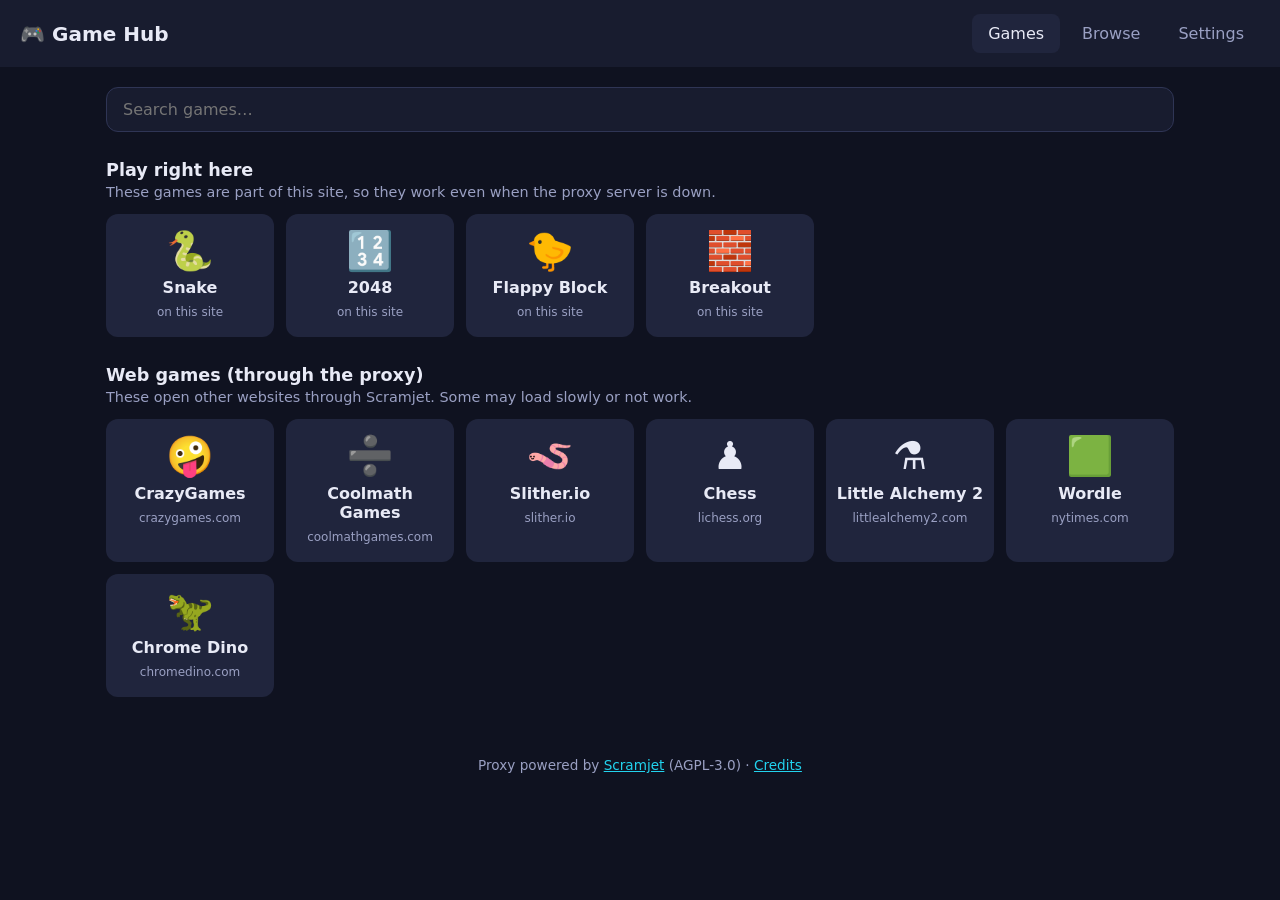
<file: index.html>
<!doctype html>
<html lang="en">
	<head>
		<meta charset="UTF-8" />
		<meta name="viewport" content="width=device-width, initial-scale=1.0" />
		<title>Game Hub</title>
		<!-- keeps search engines from listing the site -->
		<meta name="robots" content="noindex" />
		<link rel="icon" href="data:image/svg+xml,<svg xmlns='http://www.w3.org/2000/svg' viewBox='0 0 100 100'><text y='.9em' font-size='90'>🎮</text></svg>" />
		<link rel="stylesheet" href="css/style.css" />
	</head>
	<body>
		<header class="top">
			<a class="brand" href="./">🎮 Game Hub</a>
			<nav>
				<button class="tab active" data-tab="games">Games</button>
				<button class="tab" data-tab="browse">Browse</button>
				<button class="tab" data-tab="settings">Settings</button>
			</nav>
		</header>

		<main>
			<section id="tab-games" class="panel active">
				<input id="game-search" class="search" type="search" placeholder="Search games…" autocomplete="off" />
				<h2>Play right here</h2>
				<p class="hint">These games are part of this site, so they work even when the proxy server is down.</p>
				<div id="local-games" class="grid"></div>
				<h2>Web games (through the proxy)</h2>
				<p class="hint">These open other websites through Scramjet. Some may load slowly or not work.</p>
				<div id="web-games" class="grid"></div>
			</section>

			<section id="tab-browse" class="panel">
				<form id="browse-form" class="browse">
					<input id="browse-input" class="search" type="text" placeholder="Type a website or search" autocomplete="off" />
					<button type="submit">Go</button>
				</form>
				<p class="hint">Pages open through Scramjet v2, using the server set in Settings.</p>
			</section>

			<section id="tab-settings" class="panel">
				<form id="settings-form" class="settings">
					<label>
						Wisp server
						<input name="wisp" type="text" spellcheck="false" />
						<small>Must start with wss:// (or ws:// for testing). The default is a public demo server and is rate limited.</small>
					</label>
					<label>
						Transport
						<select name="transport">
							<option value="libcurl">libcurl (default)</option>
							<option value="epoxy">epoxy</option>
						</select>
					</label>
					<label>
						Search engine
						<input name="searchEngine" type="text" spellcheck="false" />
						<small>%s is replaced by what you type.</small>
					</label>
					<div class="row">
						<button type="submit">Save</button>
						<button type="button" id="settings-reset" class="secondary">Reset</button>
					</div>
					<p id="settings-status" class="hint"></p>
				</form>
			</section>
		</main>

		<div id="viewer" class="viewer" hidden>
			<div class="toolbar">
				<button id="v-close" title="Close">✕</button>
				<button id="v-back" title="Back">←</button>
				<button id="v-forward" title="Forward">→</button>
				<button id="v-reload" title="Reload">⟳</button>
				<span id="v-url" class="url"></span>
				<button id="v-full" title="Full screen">⛶</button>
			</div>
			<div class="frame-wrap">
				<iframe id="v-frame" allow="fullscreen; autoplay; gamepad; clipboard-write"></iframe>
				<div id="v-status" class="status" hidden></div>
			</div>
		</div>

		<footer>
			Proxy powered by <a href="https://github.com/MercuryWorkshop/scramjet" target="_blank" rel="noopener">Scramjet</a> (AGPL-3.0) ·
			<a href="credits.html">Credits</a>
		</footer>

		<script src="js/proxy.js"></script>
		<script src="js/games.js"></script>
		<script src="js/app.js"></script>
	</body>
</html>
</file>
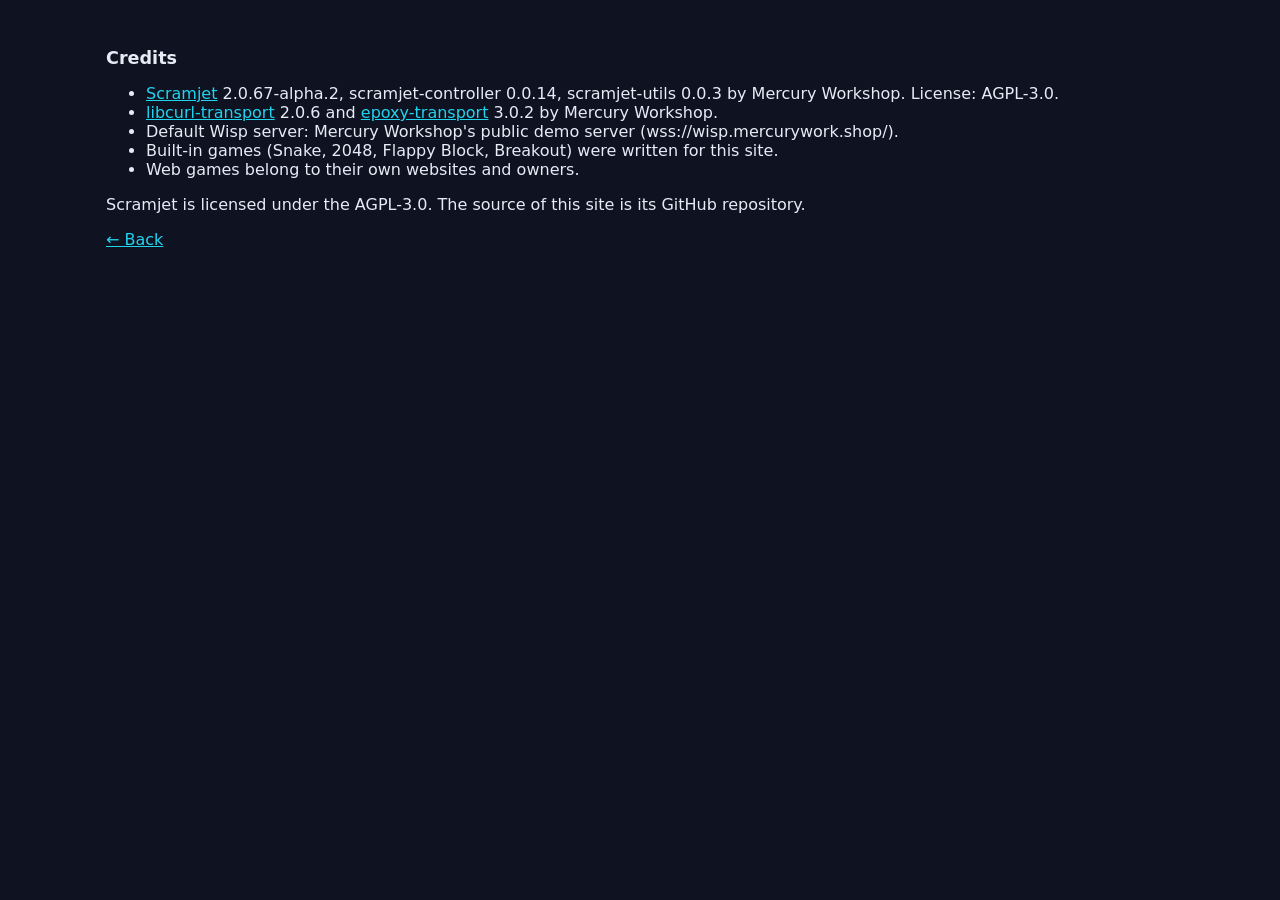
<file: credits.html>
<!doctype html>
<html lang="en">
	<head>
		<meta charset="UTF-8" />
		<meta name="viewport" content="width=device-width, initial-scale=1.0" />
		<title>Credits</title>
		<meta name="robots" content="noindex" />
		<link rel="stylesheet" href="css/style.css" />
	</head>
	<body>
		<main>
			<h2>Credits</h2>
			<ul>
				<li>
					<a href="https://github.com/MercuryWorkshop/scramjet">Scramjet</a> 2.0.67-alpha.2,
					scramjet-controller 0.0.14, scramjet-utils 0.0.3 by Mercury Workshop. License: AGPL-3.0.
				</li>
				<li>
					<a href="https://github.com/MercuryWorkshop/libcurl-transport">libcurl-transport</a> 2.0.6 and
					<a href="https://github.com/MercuryWorkshop/epoxy-transport">epoxy-transport</a> 3.0.2 by Mercury Workshop.
				</li>
				<li>Default Wisp server: Mercury Workshop's public demo server (wss://wisp.mercurywork.shop/).</li>
				<li>Built-in games (Snake, 2048, Flappy Block, Breakout) were written for this site.</li>
				<li>Web games belong to their own websites and owners.</li>
			</ul>
			<p>Scramjet is licensed under the AGPL-3.0. The source of this site is its GitHub repository.</p>
			<p><a href="./">← Back</a></p>
		</main>
	</body>
</html>
</file>
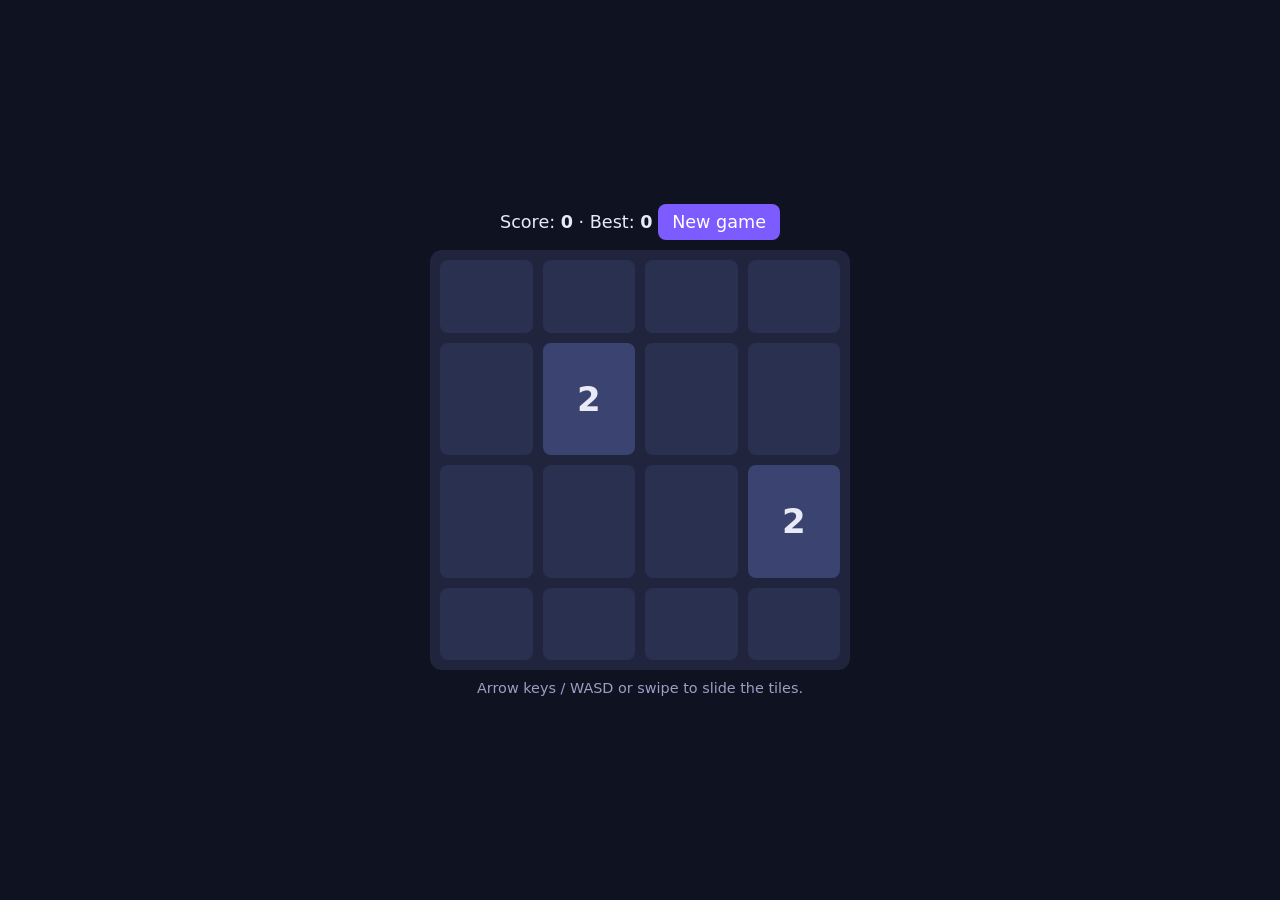
<file: games/2048.html>
<!doctype html>
<html lang="en">
	<head>
		<meta charset="UTF-8" />
		<meta name="viewport" content="width=device-width, initial-scale=1.0" />
		<title>2048</title>
		<link rel="stylesheet" href="game.css" />
		<style>
			.board {
				display: grid;
				grid-template-columns: repeat(4, 1fr);
				gap: 10px;
				padding: 10px;
				width: min(90vw, 420px);
				aspect-ratio: 1;
				background: #20253d;
				border-radius: 12px;
				box-sizing: border-box;
				touch-action: none;
			}
			.cell {
				display: flex;
				align-items: center;
				justify-content: center;
				border-radius: 8px;
				background: #2a3050;
				font-weight: 800;
				font-size: clamp(18px, 6vw, 34px);
			}
			button {
				font: inherit;
				border: 0;
				border-radius: 8px;
				padding: 8px 14px;
				background: #7c5cff;
				color: #fff;
				cursor: pointer;
			}
		</style>
	</head>
	<body>
		<div class="hud">Score: <b id="score">0</b> · Best: <b id="best">0</b> <button id="new">New game</button></div>
		<div class="board" id="board"></div>
		<p class="help" id="msg">Arrow keys / WASD or swipe to slide the tiles.</p>
		<script>
			const COLORS = {
				2: "#3b4370", 4: "#45508a", 8: "#f08c4a", 16: "#f57345", 32: "#f65c4b",
				64: "#f63e2f", 128: "#e8c95c", 256: "#e8c54a", 512: "#e8c13a",
				1024: "#e6bc2b", 2048: "#e6b81b",
			};
			const boardEl = document.getElementById("board");
			let grid, score;
			let best = +(localStorage.getItem("2048-best") || 0);
			document.getElementById("best").textContent = best;

			for (let i = 0; i < 16; i++) {
				const d = document.createElement("div");
				d.className = "cell";
				boardEl.appendChild(d);
			}

			function newGame() {
				grid = Array(16).fill(0);
				score = 0;
				addTile();
				addTile();
				render("Arrow keys / WASD or swipe to slide the tiles.");
			}

			function addTile() {
				const empty = grid.map((v, i) => (v ? -1 : i)).filter((i) => i >= 0);
				if (!empty.length) return;
				grid[empty[Math.floor(Math.random() * empty.length)]] = Math.random() < 0.9 ? 2 : 4;
			}

			function render(message) {
				[...boardEl.children].forEach((el, i) => {
					const v = grid[i];
					el.textContent = v || "";
					el.style.background = v ? COLORS[v] || "#3c3a32" : "#2a3050";
				});
				document.getElementById("score").textContent = score;
				if (score > best) {
					best = score;
					localStorage.setItem("2048-best", best);
					document.getElementById("best").textContent = best;
				}
				if (message) document.getElementById("msg").textContent = message;
			}

			// Slides one row to the left and merges equal neighbors.
			function slideRow(row) {
				const nums = row.filter((v) => v);
				for (let i = 0; i < nums.length - 1; i++) {
					if (nums[i] === nums[i + 1]) {
						nums[i] *= 2;
						score += nums[i];
						nums.splice(i + 1, 1);
					}
				}
				while (nums.length < 4) nums.push(0);
				return nums;
			}

			// dir: 0 left, 1 right, 2 up, 3 down
			function move(dir) {
				const before = grid.join();
				for (let r = 0; r < 4; r++) {
					const idx = [0, 1, 2, 3].map((k) => (dir < 2 ? r * 4 + k : k * 4 + r));
					if (dir === 1 || dir === 3) idx.reverse();
					const out = slideRow(idx.map((i) => grid[i]));
					idx.forEach((i, k) => (grid[i] = out[k]));
				}
				if (grid.join() === before) return;
				addTile();
				let message = null;
				if (grid.includes(2048)) message = "You made 2048! Keep going.";
				if (!canMove()) message = "No moves left. Press New game.";
				render(message);
			}

			function canMove() {
				for (let i = 0; i < 16; i++) {
					if (!grid[i]) return true;
					if (i % 4 < 3 && grid[i] === grid[i + 1]) return true;
					if (i < 12 && grid[i] === grid[i + 4]) return true;
				}
				return false;
			}

			addEventListener("keydown", (e) => {
				const map = { arrowleft: 0, a: 0, arrowright: 1, d: 1, arrowup: 2, w: 2, arrowdown: 3, s: 3 };
				const dir = map[e.key.toLowerCase()];
				if (dir === undefined) return;
				e.preventDefault();
				move(dir);
			});

			let touch = null;
			boardEl.addEventListener("touchstart", (e) => (touch = e.touches[0]), { passive: true });
			boardEl.addEventListener("touchend", (e) => {
				if (!touch) return;
				const t = e.changedTouches[0];
				const dx = t.clientX - touch.clientX;
				const dy = t.clientY - touch.clientY;
				if (Math.max(Math.abs(dx), Math.abs(dy)) > 25) {
					if (Math.abs(dx) > Math.abs(dy)) move(dx < 0 ? 0 : 1);
					else move(dy < 0 ? 2 : 3);
				}
				touch = null;
			});
			document.getElementById("new").addEventListener("click", newGame);

			newGame();
		</script>
	</body>
</html>
</file>
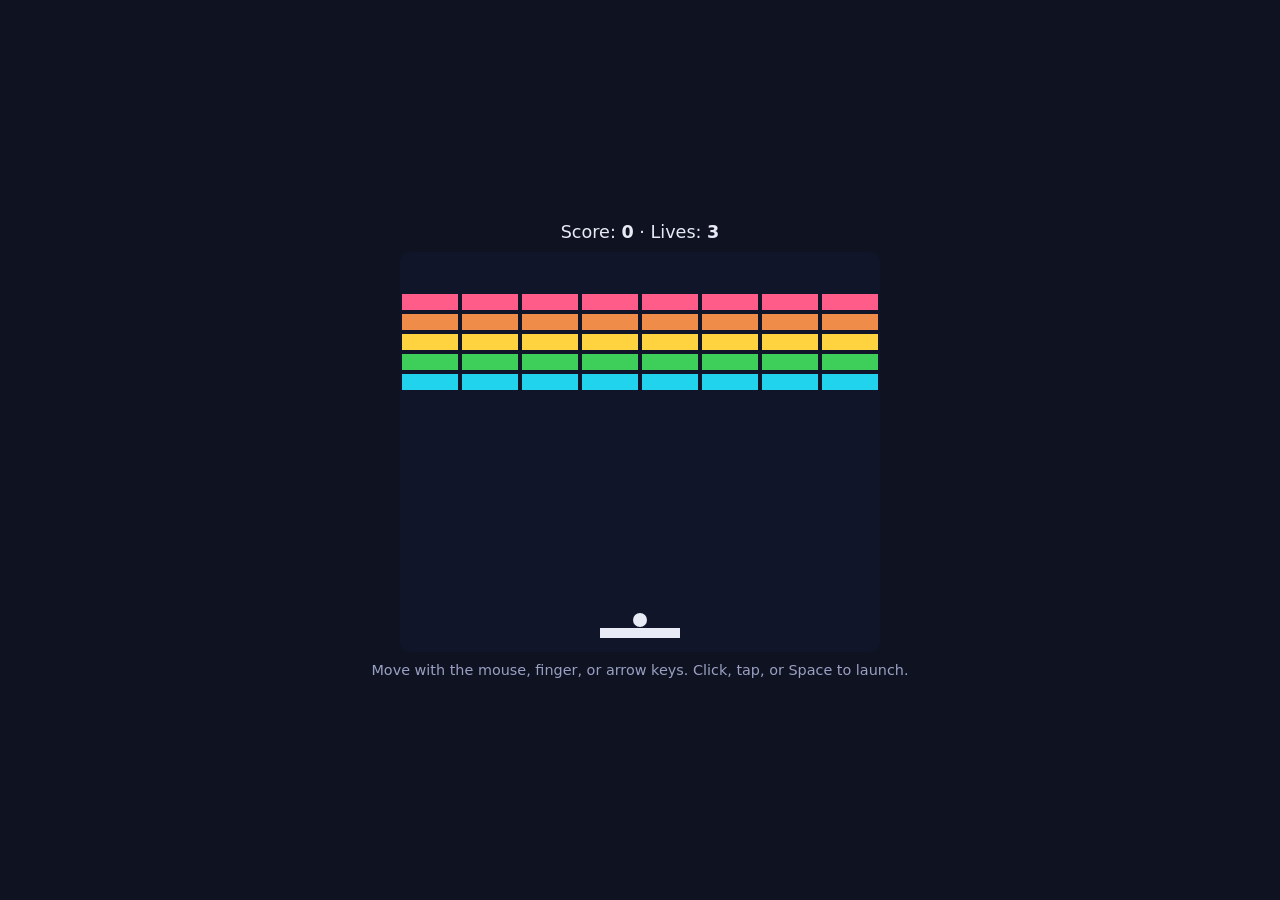
<file: games/breakout.html>
<!doctype html>
<html lang="en">
	<head>
		<meta charset="UTF-8" />
		<meta name="viewport" content="width=device-width, initial-scale=1.0" />
		<title>Breakout</title>
		<link rel="stylesheet" href="game.css" />
	</head>
	<body>
		<div class="hud">Score: <b id="score">0</b> · Lives: <b id="lives">3</b></div>
		<canvas id="c" width="480" height="400"></canvas>
		<p class="help">Move with the mouse, finger, or arrow keys. Click, tap, or Space to launch.</p>
		<script>
			const c = document.getElementById("c");
			const ctx = c.getContext("2d");
			const ROWS = 5;
			const COLS = 8;
			const BW = c.width / COLS;
			const BH = 20;
			const ROW_COLORS = ["#ff5c8a", "#f08c4a", "#ffd23f", "#3ecf5a", "#22d3ee"];
			let paddle, ball, bricks, score, lives, state, keys = {};

			function newGame() {
				score = 0;
				lives = 3;
				bricks = [];
				for (let r = 0; r < ROWS; r++)
					for (let col = 0; col < COLS; col++)
						bricks.push({ x: col * BW, y: 40 + r * BH, alive: true, color: ROW_COLORS[r] });
				paddle = { x: c.width / 2 - 40, w: 80, h: 10, y: c.height - 24 };
				resetBall();
				updateHud();
			}

			function resetBall() {
				ball = { x: paddle.x + paddle.w / 2, y: paddle.y - 8, vx: 0, vy: 0, r: 7 };
				state = "ready";
			}

			function launch() {
				if (state === "over" || state === "won") return newGame();
				if (state !== "ready") return;
				state = "playing";
				ball.vx = 3 * (Math.random() < 0.5 ? -1 : 1);
				ball.vy = -4;
			}

			function updateHud() {
				document.getElementById("score").textContent = score;
				document.getElementById("lives").textContent = lives;
			}

			function update() {
				if (keys.ArrowLeft) paddle.x -= 7;
				if (keys.ArrowRight) paddle.x += 7;
				paddle.x = Math.max(0, Math.min(c.width - paddle.w, paddle.x));

				if (state === "ready") {
					ball.x = paddle.x + paddle.w / 2;
					return;
				}
				if (state !== "playing") return;

				ball.x += ball.vx;
				ball.y += ball.vy;
				if (ball.x < ball.r || ball.x > c.width - ball.r) ball.vx *= -1;
				if (ball.y < ball.r) ball.vy *= -1;

				if (
					ball.vy > 0 &&
					ball.y + ball.r >= paddle.y &&
					ball.y + ball.r <= paddle.y + paddle.h + 6 &&
					ball.x > paddle.x &&
					ball.x < paddle.x + paddle.w
				) {
					// bounce angle depends on where the ball hits the paddle
					const hit = (ball.x - (paddle.x + paddle.w / 2)) / (paddle.w / 2);
					const speed = Math.hypot(ball.vx, ball.vy);
					ball.vx = speed * hit * 0.9;
					ball.vy = -Math.sqrt(speed * speed - ball.vx * ball.vx);
				}

				for (const b of bricks) {
					if (!b.alive) continue;
					if (ball.x > b.x && ball.x < b.x + BW && ball.y - ball.r < b.y + BH && ball.y + ball.r > b.y) {
						b.alive = false;
						ball.vy *= -1;
						score += 10;
						updateHud();
						break;
					}
				}
				if (bricks.every((b) => !b.alive)) state = "won";

				if (ball.y > c.height + ball.r) {
					lives--;
					updateHud();
					if (lives <= 0) state = "over";
					else resetBall();
				}
			}

			function draw() {
				ctx.fillStyle = "#11152a";
				ctx.fillRect(0, 0, c.width, c.height);
				for (const b of bricks) {
					if (!b.alive) continue;
					ctx.fillStyle = b.color;
					ctx.fillRect(b.x + 2, b.y + 2, BW - 4, BH - 4);
				}
				ctx.fillStyle = "#e8eaf6";
				ctx.fillRect(paddle.x, paddle.y, paddle.w, paddle.h);
				ctx.beginPath();
				ctx.arc(ball.x, ball.y, ball.r, 0, Math.PI * 2);
				ctx.fill();

				let text = null;
				if (state === "over") text = "Game over · click to restart";
				if (state === "won") text = "You win! · click to play again";
				if (text) {
					ctx.fillStyle = "#fff";
					ctx.font = "bold 22px system-ui";
					ctx.textAlign = "center";
					ctx.fillText(text, c.width / 2, c.height / 2 + 40);
				}
			}

			function loop() {
				update();
				draw();
				requestAnimationFrame(loop);
			}

			function pointTo(clientX) {
				const rect = c.getBoundingClientRect();
				const x = ((clientX - rect.left) / rect.width) * c.width;
				paddle.x = x - paddle.w / 2;
			}

			c.addEventListener("mousemove", (e) => pointTo(e.clientX));
			c.addEventListener("touchmove", (e) => pointTo(e.touches[0].clientX), { passive: true });
			c.addEventListener("pointerdown", launch);
			addEventListener("keydown", (e) => {
				if (e.key === " ") {
					e.preventDefault();
					launch();
				}
				if (e.key === "ArrowLeft" || e.key === "ArrowRight") {
					e.preventDefault();
					keys[e.key] = true;
				}
			});
			addEventListener("keyup", (e) => (keys[e.key] = false));

			newGame();
			loop();
		</script>
	</body>
</html>
</file>
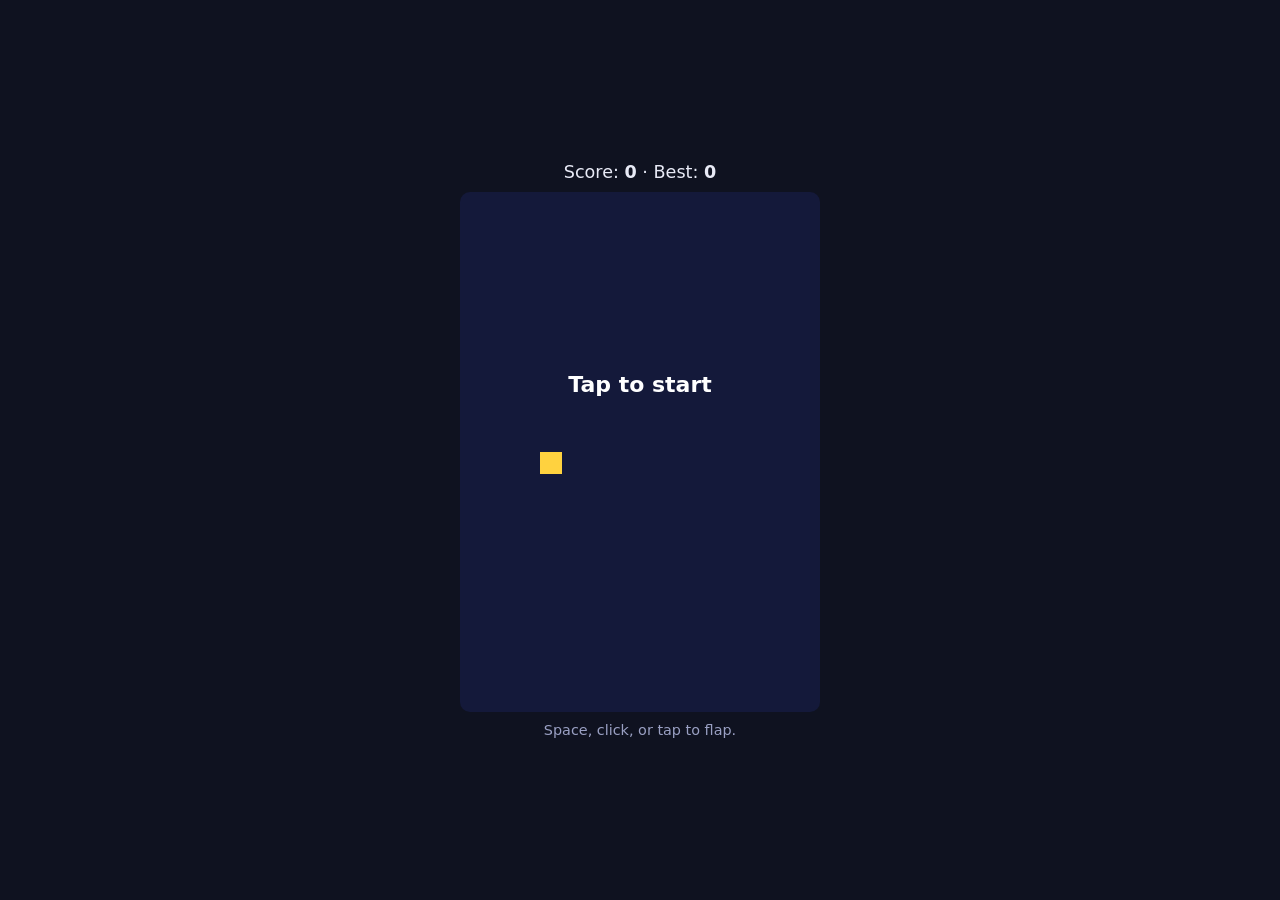
<file: games/flappy.html>
<!doctype html>
<html lang="en">
	<head>
		<meta charset="UTF-8" />
		<meta name="viewport" content="width=device-width, initial-scale=1.0" />
		<title>Flappy Block</title>
		<link rel="stylesheet" href="game.css" />
	</head>
	<body>
		<div class="hud">Score: <b id="score">0</b> · Best: <b id="best">0</b></div>
		<canvas id="c" width="360" height="520"></canvas>
		<p class="help">Space, click, or tap to flap.</p>
		<script>
			const c = document.getElementById("c");
			const ctx = c.getContext("2d");
			const GAP = 140;
			const PIPE_W = 56;
			const SPEED = 2.4;
			let bird, pipes, score, state, frameCount;
			let best = +(localStorage.getItem("flappy-best") || 0);
			document.getElementById("best").textContent = best;

			function reset() {
				bird = { x: 80, y: c.height / 2, vy: 0, size: 22 };
				pipes = [];
				score = 0;
				frameCount = 0;
				document.getElementById("score").textContent = 0;
				state = "ready";
			}

			function flap() {
				if (state === "over") {
					reset();
					return;
				}
				state = "playing";
				bird.vy = -6.6;
			}

			function update() {
				if (state !== "playing") return;
				frameCount++;
				bird.vy += 0.38;
				bird.y += bird.vy;

				if (frameCount % 95 === 1) {
					const top = 60 + Math.random() * (c.height - GAP - 120);
					pipes.push({ x: c.width, top, passed: false });
				}
				for (const p of pipes) {
					p.x -= SPEED;
					if (!p.passed && p.x + PIPE_W < bird.x) {
						p.passed = true;
						score++;
						document.getElementById("score").textContent = score;
					}
					const inX = bird.x + bird.size > p.x && bird.x < p.x + PIPE_W;
					const inGap = bird.y > p.top && bird.y + bird.size < p.top + GAP;
					if (inX && !inGap) end();
				}
				pipes = pipes.filter((p) => p.x + PIPE_W > 0);
				if (bird.y + bird.size > c.height || bird.y < 0) end();
			}

			function end() {
				state = "over";
				if (score > best) {
					best = score;
					localStorage.setItem("flappy-best", best);
					document.getElementById("best").textContent = best;
				}
			}

			function draw() {
				ctx.fillStyle = "#14193a";
				ctx.fillRect(0, 0, c.width, c.height);
				ctx.fillStyle = "#3ecf5a";
				for (const p of pipes) {
					ctx.fillRect(p.x, 0, PIPE_W, p.top);
					ctx.fillRect(p.x, p.top + GAP, PIPE_W, c.height - p.top - GAP);
				}
				ctx.fillStyle = "#ffd23f";
				ctx.fillRect(bird.x, bird.y, bird.size, bird.size);

				let text = null;
				if (state === "ready") text = "Tap to start";
				if (state === "over") text = "Game over · tap to retry";
				if (text) {
					ctx.fillStyle = "#fff";
					ctx.font = "bold 22px system-ui";
					ctx.textAlign = "center";
					ctx.fillText(text, c.width / 2, c.height / 2 - 60);
				}
			}

			function loop() {
				update();
				draw();
				requestAnimationFrame(loop);
			}

			addEventListener("keydown", (e) => {
				if (e.key === " " || e.key === "ArrowUp") {
					e.preventDefault();
					flap();
				}
			});
			c.addEventListener("pointerdown", flap);

			reset();
			loop();
		</script>
	</body>
</html>
</file>
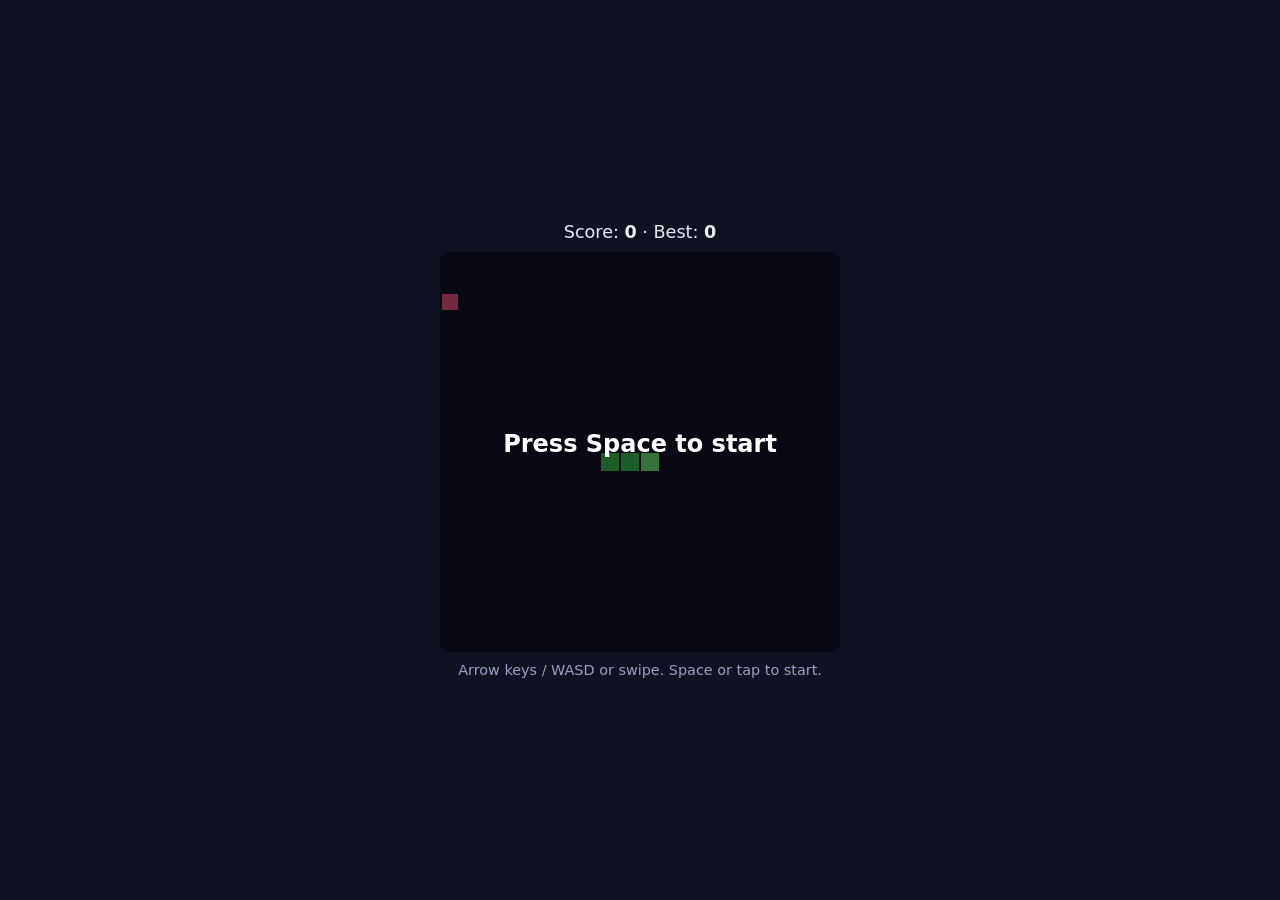
<file: games/snake.html>
<!doctype html>
<html lang="en">
	<head>
		<meta charset="UTF-8" />
		<meta name="viewport" content="width=device-width, initial-scale=1.0" />
		<title>Snake</title>
		<link rel="stylesheet" href="game.css" />
	</head>
	<body>
		<div class="hud">Score: <b id="score">0</b> · Best: <b id="best">0</b></div>
		<canvas id="c" width="400" height="400"></canvas>
		<p class="help">Arrow keys / WASD or swipe. Space or tap to start.</p>
		<script>
			const c = document.getElementById("c");
			const ctx = c.getContext("2d");
			const N = 20;
			const S = c.width / N;
			let snake, dir, nextDir, food, score, running, timer;
			let best = +(localStorage.getItem("snake-best") || 0);
			document.getElementById("best").textContent = best;

			function reset() {
				snake = [{ x: 10, y: 10 }, { x: 9, y: 10 }, { x: 8, y: 10 }];
				dir = nextDir = { x: 1, y: 0 };
				score = 0;
				document.getElementById("score").textContent = 0;
				placeFood();
			}

			function placeFood() {
				do {
					food = { x: Math.floor(Math.random() * N), y: Math.floor(Math.random() * N) };
				} while (snake.some((p) => p.x === food.x && p.y === food.y));
			}

			function step() {
				dir = nextDir;
				const head = { x: snake[0].x + dir.x, y: snake[0].y + dir.y };
				const hitWall = head.x < 0 || head.y < 0 || head.x >= N || head.y >= N;
				const hitSelf = snake.some((p) => p.x === head.x && p.y === head.y);
				if (hitWall || hitSelf) return gameOver();
				snake.unshift(head);
				if (head.x === food.x && head.y === food.y) {
					score++;
					document.getElementById("score").textContent = score;
					placeFood();
				} else {
					snake.pop();
				}
				draw();
			}

			function draw(message) {
				ctx.fillStyle = "#11152a";
				ctx.fillRect(0, 0, c.width, c.height);
				ctx.fillStyle = "#ff5c8a";
				ctx.fillRect(food.x * S + 2, food.y * S + 2, S - 4, S - 4);
				snake.forEach((p, i) => {
					ctx.fillStyle = i === 0 ? "#7cff8a" : "#3ecf5a";
					ctx.fillRect(p.x * S + 1, p.y * S + 1, S - 2, S - 2);
				});
				if (message) {
					ctx.fillStyle = "rgba(0,0,0,.55)";
					ctx.fillRect(0, 0, c.width, c.height);
					ctx.fillStyle = "#fff";
					ctx.font = "bold 24px system-ui";
					ctx.textAlign = "center";
					ctx.fillText(message, c.width / 2, c.height / 2);
				}
			}

			function start() {
				if (running) return;
				reset();
				running = true;
				timer = setInterval(step, 110);
			}

			function gameOver() {
				running = false;
				clearInterval(timer);
				if (score > best) {
					best = score;
					localStorage.setItem("snake-best", best);
					document.getElementById("best").textContent = best;
				}
				draw("Game over · Space to retry");
			}

			function turn(x, y) {
				if (x === -dir.x && y === -dir.y) return;
				nextDir = { x, y };
			}

			addEventListener("keydown", (e) => {
				const k = e.key.toLowerCase();
				if (k === " ") start();
				else if (k === "arrowup" || k === "w") turn(0, -1);
				else if (k === "arrowdown" || k === "s") turn(0, 1);
				else if (k === "arrowleft" || k === "a") turn(-1, 0);
				else if (k === "arrowright" || k === "d") turn(1, 0);
				else return;
				e.preventDefault();
			});

			let touch = null;
			c.addEventListener("touchstart", (e) => {
				touch = e.touches[0];
				if (!running) start();
			}, { passive: true });
			c.addEventListener("touchend", (e) => {
				if (!touch) return;
				const t = e.changedTouches[0];
				const dx = t.clientX - touch.clientX;
				const dy = t.clientY - touch.clientY;
				if (Math.max(Math.abs(dx), Math.abs(dy)) > 20) {
					if (Math.abs(dx) > Math.abs(dy)) turn(Math.sign(dx), 0);
					else turn(0, Math.sign(dy));
				}
				touch = null;
			});
			c.addEventListener("click", start);

			reset();
			draw("Press Space to start");
		</script>
	</body>
</html>
</file>
<file: css/style.css>
:root {
	--bg: #0f1220;
	--panel: #181c2f;
	--card: #20253d;
	--card-hover: #2a3050;
	--text: #e8eaf6;
	--muted: #9aa0c3;
	--accent: #7c5cff;
	--accent-2: #22d3ee;
	--danger: #ff6b6b;
	--radius: 12px;
}

* {
	box-sizing: border-box;
}

[hidden] {
	display: none !important;
}

html,
body {
	margin: 0;
	background: var(--bg);
	color: var(--text);
	font-family: system-ui, -apple-system, "Segoe UI", Roboto, sans-serif;
}

a {
	color: var(--accent-2);
}

button,
input,
select {
	font: inherit;
	color: inherit;
}

button {
	cursor: pointer;
	border: 0;
	border-radius: 8px;
	padding: 10px 16px;
	background: var(--accent);
	color: #fff;
}

button.secondary {
	background: var(--card);
}

.top {
	display: flex;
	align-items: center;
	justify-content: space-between;
	gap: 12px;
	flex-wrap: wrap;
	padding: 14px 20px;
	background: var(--panel);
	position: sticky;
	top: 0;
	z-index: 5;
}

.brand {
	font-weight: 700;
	font-size: 1.25rem;
	color: var(--text);
	text-decoration: none;
}

nav {
	display: flex;
	gap: 6px;
}

.tab {
	background: transparent;
	color: var(--muted);
}

.tab.active {
	background: var(--card);
	color: var(--text);
}

main {
	max-width: 1100px;
	margin: 0 auto;
	padding: 20px 16px 40px;
}

.panel {
	display: none;
}

.panel.active {
	display: block;
}

h2 {
	margin: 28px 0 4px;
	font-size: 1.1rem;
}

.hint {
	color: var(--muted);
	font-size: 0.9rem;
	margin: 4px 0 14px;
}

.search {
	width: 100%;
	padding: 12px 16px;
	border-radius: var(--radius);
	border: 1px solid #2f3555;
	background: var(--panel);
	outline: none;
}

.search:focus {
	border-color: var(--accent);
}

.grid {
	display: grid;
	grid-template-columns: repeat(auto-fill, minmax(150px, 1fr));
	gap: 12px;
}

.card {
	display: flex;
	flex-direction: column;
	align-items: center;
	gap: 8px;
	padding: 18px 10px;
	border-radius: var(--radius);
	background: var(--card);
	color: var(--text);
	text-align: center;
	transition: background 0.15s, transform 0.15s;
}

.card:hover {
	background: var(--card-hover);
	transform: translateY(-2px);
}

.card .icon {
	font-size: 2.4rem;
	line-height: 1;
}

.card .name {
	font-weight: 600;
}

.card .tag {
	font-size: 0.75rem;
	color: var(--muted);
}

.browse {
	display: flex;
	gap: 8px;
	margin-top: 10px;
}

.settings {
	display: flex;
	flex-direction: column;
	gap: 18px;
	max-width: 560px;
}

.settings label {
	display: flex;
	flex-direction: column;
	gap: 6px;
	font-weight: 600;
}

.settings input,
.settings select {
	padding: 10px 12px;
	border-radius: 8px;
	border: 1px solid #2f3555;
	background: var(--panel);
	font-weight: 400;
}

.settings small {
	color: var(--muted);
	font-weight: 400;
}

.row {
	display: flex;
	gap: 8px;
}

.viewer {
	position: fixed;
	inset: 0;
	z-index: 20;
	display: flex;
	flex-direction: column;
	background: var(--bg);
}

.toolbar {
	display: flex;
	align-items: center;
	gap: 6px;
	padding: 8px;
	background: var(--panel);
}

.toolbar button {
	padding: 6px 12px;
	background: var(--card);
}

.toolbar .url {
	flex: 1;
	min-width: 0;
	overflow: hidden;
	white-space: nowrap;
	text-overflow: ellipsis;
	color: var(--muted);
	font-size: 0.85rem;
	padding: 0 6px;
}

.frame-wrap {
	position: relative;
	flex: 1;
}

.frame-wrap iframe {
	position: absolute;
	inset: 0;
	width: 100%;
	height: 100%;
	border: 0;
	background: #fff;
}

.status {
	position: absolute;
	inset: 0;
	display: flex;
	flex-direction: column;
	align-items: center;
	justify-content: center;
	gap: 10px;
	padding: 20px;
	background: var(--bg);
	text-align: center;
}

.status.error {
	color: var(--danger);
}

.status pre {
	max-width: 100%;
	white-space: pre-wrap;
	color: var(--muted);
	font-size: 0.8rem;
}

footer {
	text-align: center;
	color: var(--muted);
	font-size: 0.85rem;
	padding: 20px;
}
</file>
<file: games/game.css>
html,
body {
	margin: 0;
	height: 100%;
	background: #0f1220;
	color: #e8eaf6;
	font-family: system-ui, -apple-system, "Segoe UI", Roboto, sans-serif;
}

body {
	display: flex;
	flex-direction: column;
	align-items: center;
	justify-content: center;
	gap: 10px;
	padding: 10px;
	box-sizing: border-box;
	user-select: none;
}

canvas {
	max-width: 100%;
	max-height: calc(100vh - 110px);
	border-radius: 10px;
	touch-action: none;
}

.hud {
	font-size: 1.1rem;
}

.help {
	margin: 0;
	color: #9aa0c3;
	font-size: 0.9rem;
	text-align: center;
}
</file>
